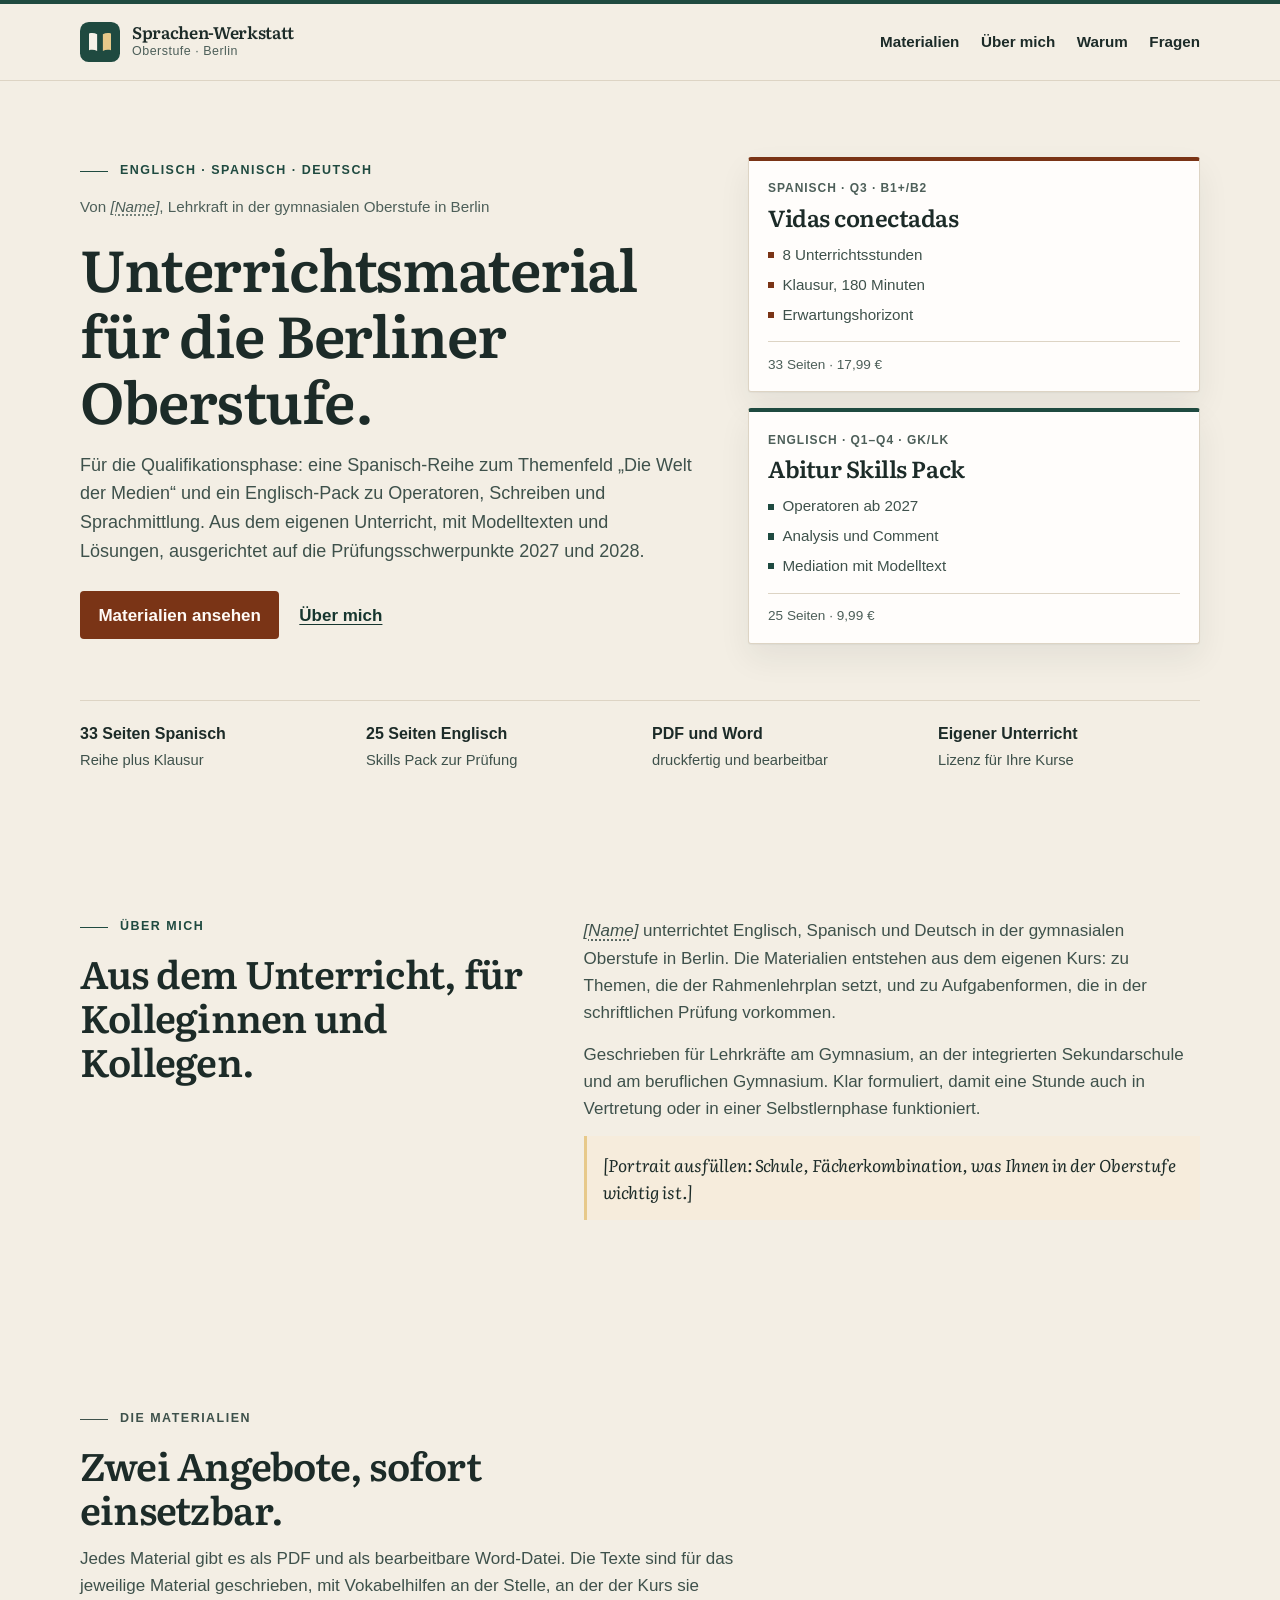
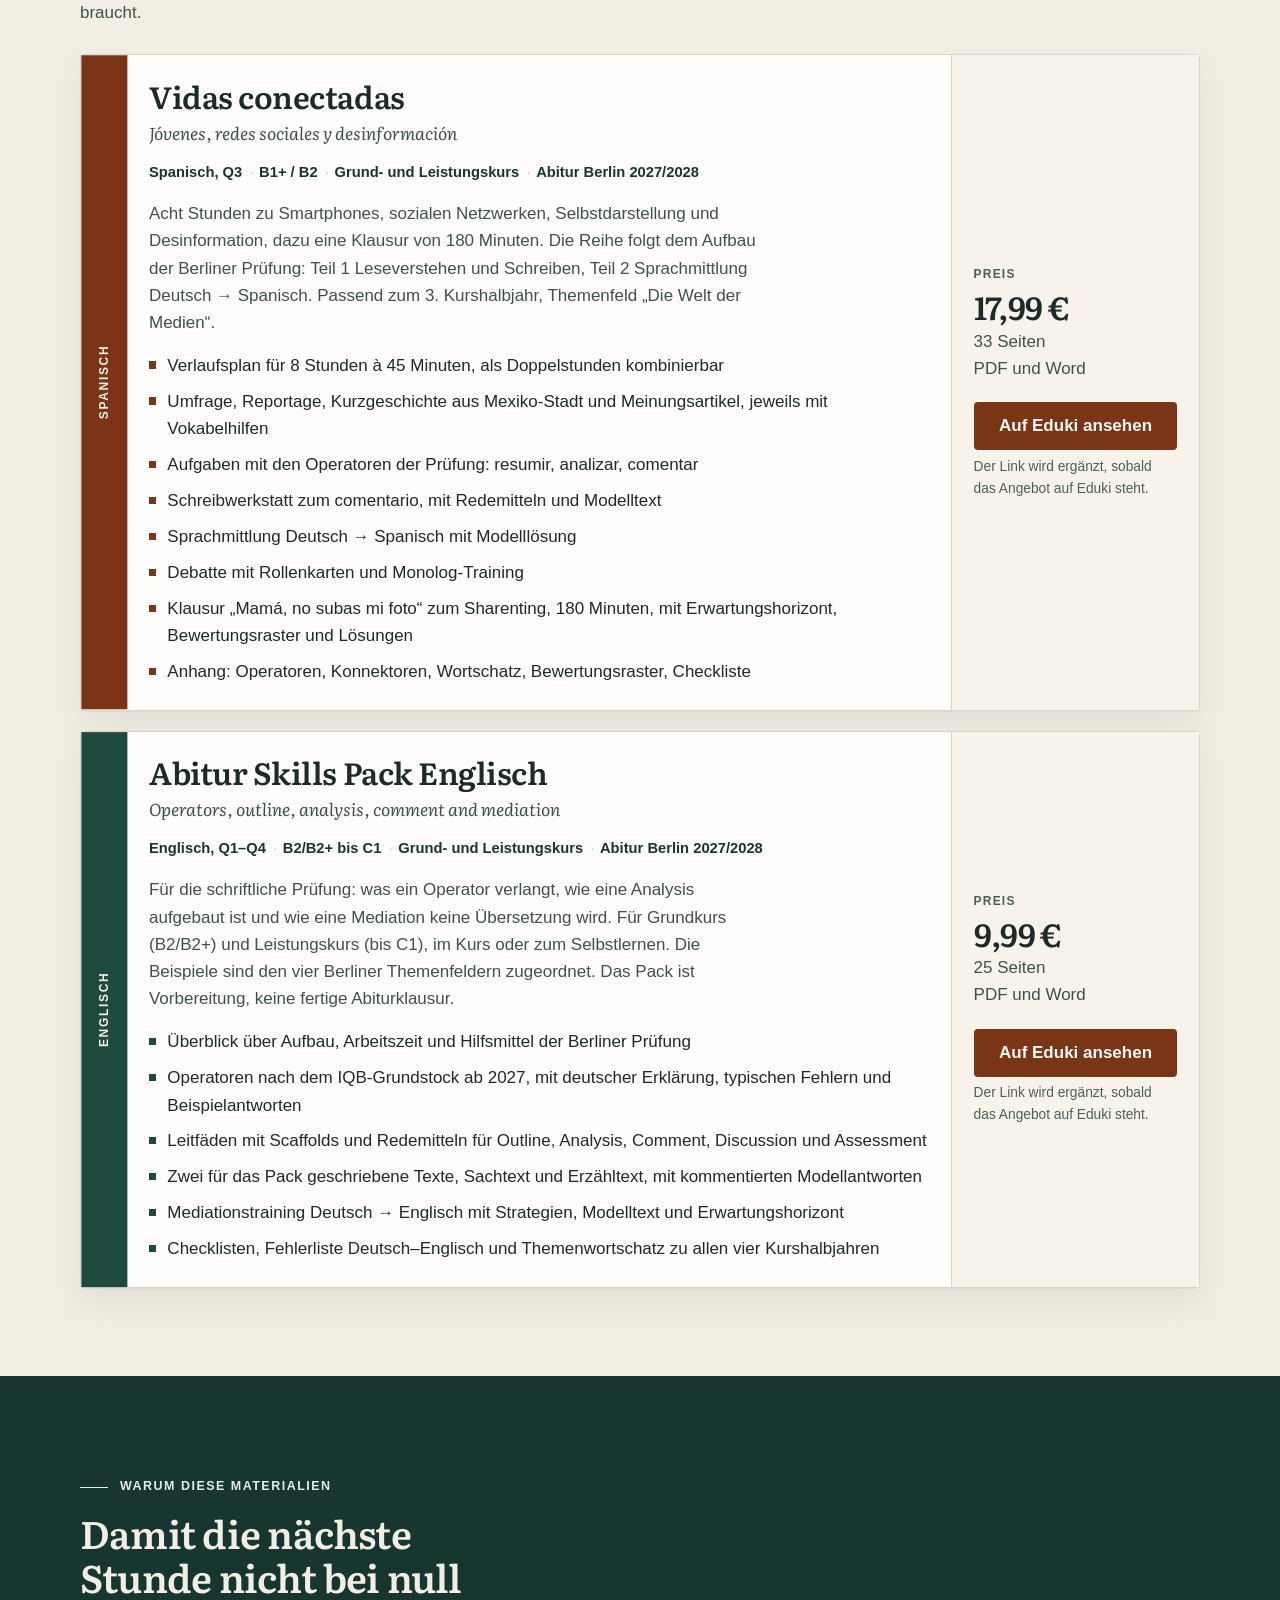
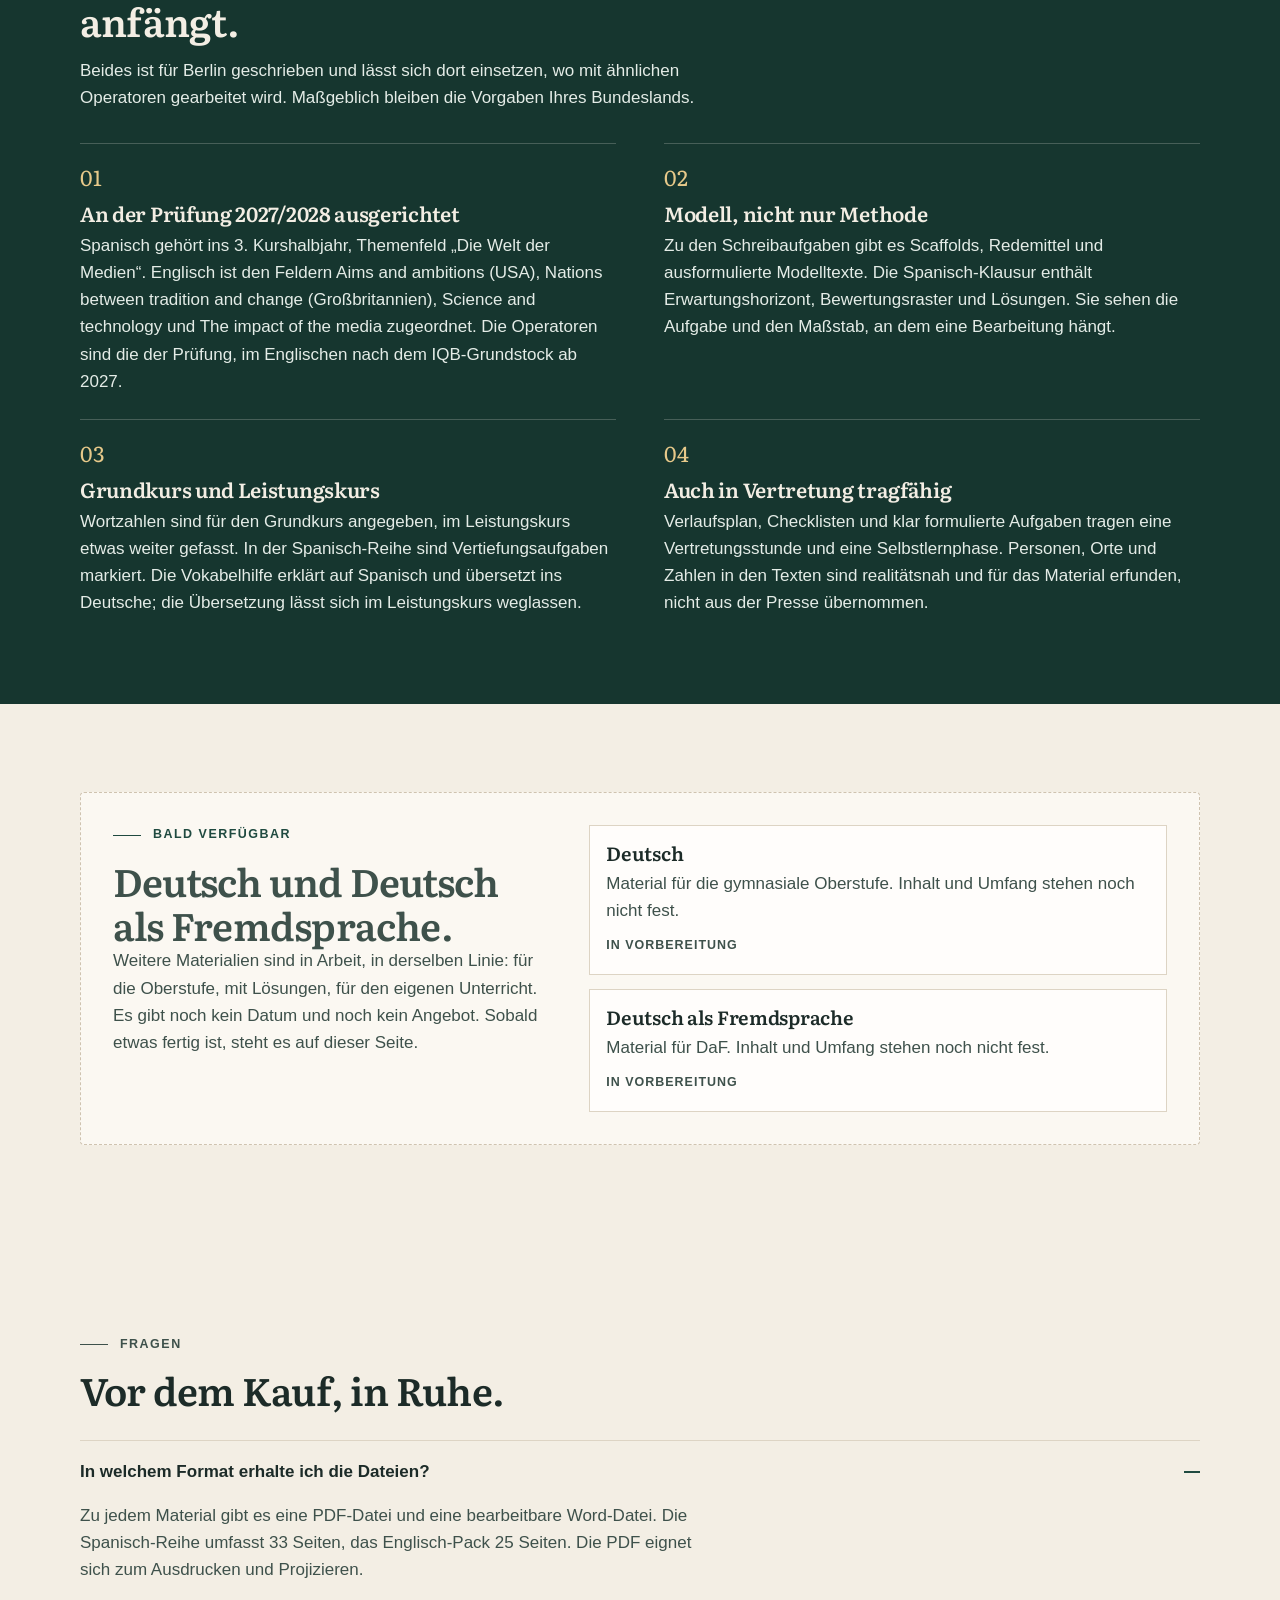
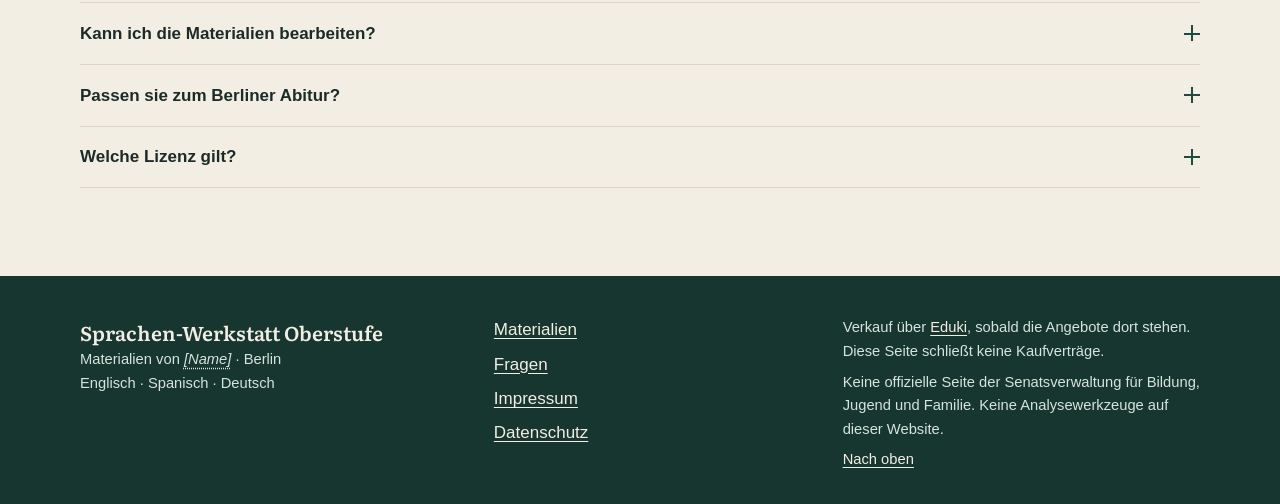
<file: index.html>
<!DOCTYPE html>
<html lang="de">
<head>
  <meta charset="utf-8">
  <meta name="viewport" content="width=device-width, initial-scale=1">
  <meta name="description" content="Unterrichtsmaterial für die Berliner Oberstufe: die Spanisch-Reihe „Vidas conectadas“ (33 Seiten) und das Englisch-Abitur-Skills-Pack (25 Seiten), ausgerichtet auf 2027/2028.">
  <meta name="author" content="Sprachen-Werkstatt Oberstufe">
  <meta name="theme-color" content="#1f4a40">
  <meta name="referrer" content="strict-origin-when-cross-origin">
  <meta http-equiv="Content-Security-Policy" content="default-src 'self'; style-src 'self'; script-src 'self'; img-src 'self'; font-src 'self'; object-src 'none'; base-uri 'none'; form-action 'none'">
  <title>Sprachen-Werkstatt Oberstufe | Materialien für das Berliner Abitur</title>
  <link rel="canonical" href="https://claudioscanziani.github.io/eduki-materialien/">
  <meta property="og:locale" content="de_DE">
  <meta property="og:type" content="website">
  <meta property="og:site_name" content="Sprachen-Werkstatt Oberstufe">
  <meta property="og:title" content="Sprachen-Werkstatt Oberstufe – Materialien für das Berliner Abitur">
  <meta property="og:description" content="Unterrichtsreihe Spanisch und Abitur-Skills-Pack Englisch für die Oberstufe. Ausgerichtet auf die Berliner Prüfungsschwerpunkte 2027/2028, mit Modelltexten und Lösungen.">
  <meta property="og:url" content="https://claudioscanziani.github.io/eduki-materialien/">
  <meta property="og:image" content="https://claudioscanziani.github.io/eduki-materialien/og-image.png">
  <meta property="og:image:width" content="1200">
  <meta property="og:image:height" content="630">
  <meta property="og:image:alt" content="Sprachen-Werkstatt Oberstufe: Unterrichtsmaterial für Englisch, Spanisch und Deutsch in Berlin.">
  <meta name="twitter:card" content="summary_large_image">
  <meta name="twitter:title" content="Sprachen-Werkstatt Oberstufe – Materialien für das Berliner Abitur">
  <meta name="twitter:description" content="Spanisch-Reihe und Englisch-Skills-Pack für die Qualifikationsphase, mit Lösungen und am Berliner Abitur 2027/2028 ausgerichtet.">
  <meta name="twitter:image" content="https://claudioscanziani.github.io/eduki-materialien/og-image.png">
  <link rel="icon" href="favicon.svg" type="image/svg+xml">
  <link rel="icon" href="favicon-32.png" sizes="32x32" type="image/png">
  <link rel="apple-touch-icon" href="apple-touch-icon.png">
  <link rel="preload" href="fonts/literata-600.woff2" as="font" type="font/woff2" crossorigin>
  <link rel="stylesheet" href="styles.css">
  <script type="application/ld+json">
  {
    "@context": "https://schema.org",
    "@type": "WebSite",
    "name": "Sprachen-Werkstatt Oberstufe",
    "url": "https://claudioscanziani.github.io/eduki-materialien/",
    "inLanguage": "de-DE",
    "description": "Unterrichtsmaterial für Englisch, Spanisch und Deutsch in der gymnasialen Oberstufe, ausgerichtet auf das Berliner Abitur."
  }
  </script>
</head>
<body>
  <a class="skip" href="#inhalt">Zum Inhalt</a>
  <header class="site-header" id="top">
    <div class="wrap header-inner">
      <a class="brand" href="index.html">
        <svg class="brand-mark" viewBox="0 0 32 32" aria-hidden="true">
          <rect width="32" height="32" rx="7" fill="#1F4A40"/>
          <path fill="#F6F1E7" d="M7.2 9.1c2.4-.7 4.6-.4 6.5.6v13.4c-1.9-1-4.1-1.3-6.5-.6V9.1z"/>
          <path fill="#E7C98A" d="M18.3 9.7c1.9-1 4.1-1.3 6.5-.6v13.4c-2.4-.7-4.6-.4-6.5.6V9.7z"/>
          <path fill="#1F4A40" d="M15.2 9.2h1.6v14.2h-1.6z"/>
        </svg>
        <span>
          <span class="brand-name">Sprachen-Werkstatt</span>
          <span class="brand-sub">Oberstufe · Berlin</span>
        </span>
      </a>
      <button class="nav-toggle" type="button" aria-expanded="false" aria-controls="site-nav" hidden>Menü</button>
      <nav id="site-nav" class="site-nav" aria-label="Hauptnavigation">
        <a href="#materialien">Materialien</a>
        <a href="#ueber-mich">Über mich</a>
        <a href="#warum">Warum</a>
        <a href="#faq">Fragen</a>
      </nav>
    </div>
  </header>

  <main id="inhalt">
    <section class="hero" aria-labelledby="hero-title">
      <div class="wrap">
        <div class="hero-grid">
          <div>
            <p class="kicker">Englisch · Spanisch · Deutsch</p>
            <p class="byline">Von <span class="todo">[Name]</span>, Lehrkraft in der gymnasialen Oberstufe in Berlin</p>
            <h1 id="hero-title">Unterrichts&shy;material für die Berliner Oberstufe.</h1>
            <p class="lede">Für die Qualifikationsphase: eine Spanisch-Reihe zum Themenfeld „Die Welt der Medien“ und ein Englisch-Pack zu Operatoren, Schreiben und Sprachmittlung. Aus dem eigenen Unterricht, mit Modelltexten und Lösungen, ausgerichtet auf die Prüfungsschwerpunkte 2027 und 2028.</p>
            <div class="actions">
              <a class="button" href="#materialien">Materialien ansehen</a>
              <a class="text-link" href="#ueber-mich">Über mich</a>
            </div>
          </div>
          <div class="hero-stack" aria-hidden="true">
            <article class="sheet sheet-es">
              <p class="sheet-kicker">Spanisch · Q3 · B1+/B2</p>
              <p class="sheet-title" lang="es">Vidas conectadas</p>
              <ul>
                <li>8 Unterrichtsstunden</li>
                <li>Klausur, 180 Minuten</li>
                <li>Erwartungshorizont</li>
              </ul>
              <p class="sheet-foot">33 Seiten · 17,99&nbsp;€</p>
            </article>
            <article class="sheet sheet-en">
              <p class="sheet-kicker">Englisch · Q1–Q4 · GK/LK</p>
              <p class="sheet-title">Abitur Skills Pack</p>
              <ul>
                <li>Operatoren ab 2027</li>
                <li>Analysis und Comment</li>
                <li>Mediation mit Modelltext</li>
              </ul>
              <p class="sheet-foot">25 Seiten · 9,99&nbsp;€</p>
            </article>
          </div>
        </div>
        <ul class="facts">
          <li><strong>33 Seiten Spanisch</strong><span>Reihe plus Klausur</span></li>
          <li><strong>25 Seiten Englisch</strong><span>Skills Pack zur Prüfung</span></li>
          <li><strong>PDF und Word</strong><span>druckfertig und bearbeitbar</span></li>
          <li><strong>Eigener Unterricht</strong><span>Lizenz für Ihre Kurse</span></li>
        </ul>
      </div>
    </section>

    <section class="section" id="ueber-mich" aria-labelledby="ueber-title">
      <div class="wrap about-grid">
        <div>
          <p class="kicker">Über mich</p>
          <h2 id="ueber-title">Aus dem Unterricht, für Kolleginnen und Kollegen.</h2>
        </div>
        <div class="about-copy">
          <p><span class="todo">[Name]</span> unterrichtet Englisch, Spanisch und Deutsch in der gymnasialen Oberstufe in Berlin. Die Materialien entstehen aus dem eigenen Kurs: zu Themen, die der Rahmenlehrplan setzt, und zu Aufgabenformen, die in der schriftlichen Prüfung vorkommen.</p>
          <p>Geschrieben für Lehrkräfte am Gymnasium, an der integrierten Sekundarschule und am beruflichen Gymnasium. Klar formuliert, damit eine Stunde auch in Vertretung oder in einer Selbstlernphase funktioniert.</p>
          <p class="placeholder-note">[Portrait ausfüllen: Schule, Fächerkombination, was Ihnen in der Oberstufe wichtig ist.]</p>
        </div>
      </div>
    </section>

    <section class="section" id="materialien" aria-labelledby="materialien-title">
      <div class="wrap">
        <div class="section-head">
          <p class="kicker">Die Materialien</p>
          <h2 id="materialien-title">Zwei Angebote, sofort einsetzbar.</h2>
          <p>Jedes Material gibt es als PDF und als bearbeitbare Word-Datei. Die Texte sind für das jeweilige Material geschrieben, mit Vokabelhilfen an der Stelle, an der der Kurs sie braucht.</p>
        </div>

        <article class="product product-es" id="spanisch" aria-labelledby="spanisch-title">
          <div class="product-spine" aria-hidden="true">Spanisch</div>
          <div class="product-main">
            <h3 class="product-title" id="spanisch-title" lang="es">Vidas conectadas</h3>
            <p class="product-sub" lang="es">Jóvenes, redes sociales y desinformación</p>
            <p class="product-meta">
              <span>Spanisch, Q3</span>
              <span>B1+ / B2</span>
              <span>Grund- und Leistungskurs</span>
              <span>Abitur Berlin 2027/2028</span>
            </p>
            <div class="product-copy">
              <p>Acht Stunden zu Smartphones, sozialen Netzwerken, Selbstdarstellung und Desinformation, dazu eine Klausur von 180 Minuten. Die Reihe folgt dem Aufbau der Berliner Prüfung: Teil 1 Leseverstehen und Schreiben, Teil 2 Sprachmittlung Deutsch → Spanisch. Passend zum 3. Kurshalbjahr, Themenfeld „Die Welt der Medien“.</p>
            </div>
            <ul class="contents">
              <li>Verlaufsplan für 8 Stunden à 45 Minuten, als Doppelstunden kombinierbar</li>
              <li>Umfrage, Reportage, Kurzgeschichte aus Mexiko-Stadt und Meinungsartikel, jeweils mit Vokabelhilfen</li>
              <li>Aufgaben mit den Operatoren der Prüfung: resumir, analizar, comentar</li>
              <li>Schreibwerkstatt zum comentario, mit Redemitteln und Modelltext</li>
              <li>Sprachmittlung Deutsch → Spanisch mit Modelllösung</li>
              <li>Debatte mit Rollenkarten und Monolog-Training</li>
              <li>Klausur <span lang="es">„Mamá, no subas mi foto“</span> zum Sharenting, 180 Minuten, mit Erwartungshorizont, Bewertungsraster und Lösungen</li>
              <li>Anhang: Operatoren, Konnektoren, Wortschatz, Bewertungsraster, Checkliste</li>
            </ul>
          </div>
          <div class="product-buy">
            <p class="price-label">Preis</p>
            <p class="price-value">17,99&nbsp;€</p>
            <p class="page-count">33 Seiten<br>PDF und Word</p>
            <!-- TODO: Eduki-Produktlink einsetzen, sobald das Angebot online ist -->
            <a class="button" href="#" data-shop-placeholder aria-describedby="spanisch-shop-hinweis">Auf Eduki ansehen</a>
            <p class="link-note" id="spanisch-shop-hinweis">Der Link wird ergänzt, sobald das Angebot auf Eduki steht.</p>
          </div>
        </article>

        <article class="product product-en" id="englisch" aria-labelledby="englisch-title">
          <div class="product-spine" aria-hidden="true">Englisch</div>
          <div class="product-main">
            <h3 class="product-title" id="englisch-title">Abitur Skills Pack Englisch</h3>
            <p class="product-sub" lang="en">Operators, outline, analysis, comment and mediation</p>
            <p class="product-meta">
              <span>Englisch, Q1–Q4</span>
              <span>B2/B2+ bis C1</span>
              <span>Grund- und Leistungskurs</span>
              <span>Abitur Berlin 2027/2028</span>
            </p>
            <div class="product-copy">
              <p>Für die schriftliche Prüfung: was ein Operator verlangt, wie eine Analysis aufgebaut ist und wie eine Mediation keine Übersetzung wird. Für Grundkurs (B2/B2+) und Leistungskurs (bis C1), im Kurs oder zum Selbstlernen. Die Beispiele sind den vier Berliner Themenfeldern zugeordnet. Das Pack ist Vorbereitung, keine fertige Abiturklausur.</p>
            </div>
            <ul class="contents">
              <li>Überblick über Aufbau, Arbeitszeit und Hilfsmittel der Berliner Prüfung</li>
              <li>Operatoren nach dem IQB-Grundstock ab 2027, mit deutscher Erklärung, typischen Fehlern und Beispielantworten</li>
              <li>Leitfäden mit Scaffolds und Redemitteln für Outline, Analysis, Comment, Discussion und Assessment</li>
              <li>Zwei für das Pack geschriebene Texte, Sachtext und Erzähltext, mit kommentierten Modellantworten</li>
              <li>Mediationstraining Deutsch → Englisch mit Strategien, Modelltext und Erwartungshorizont</li>
              <li>Checklisten, Fehlerliste Deutsch–Englisch und Themenwortschatz zu allen vier Kurshalbjahren</li>
            </ul>
          </div>
          <div class="product-buy">
            <p class="price-label">Preis</p>
            <p class="price-value">9,99&nbsp;€</p>
            <p class="page-count">25 Seiten<br>PDF und Word</p>
            <!-- TODO: Eduki-Produktlink einsetzen, sobald das Angebot online ist -->
            <a class="button" href="#" data-shop-placeholder aria-describedby="englisch-shop-hinweis">Auf Eduki ansehen</a>
            <p class="link-note" id="englisch-shop-hinweis">Der Link wird ergänzt, sobald das Angebot auf Eduki steht.</p>
          </div>
        </article>
      </div>
    </section>

    <section class="section band" id="warum" aria-labelledby="warum-title">
      <div class="wrap">
        <div class="section-head">
          <p class="kicker">Warum diese Materialien</p>
          <h2 id="warum-title">Damit die nächste Stunde nicht bei null anfängt.</h2>
          <p>Beides ist für Berlin geschrieben und lässt sich dort einsetzen, wo mit ähnlichen Operatoren gearbeitet wird. Maßgeblich bleiben die Vorgaben Ihres Bundeslands.</p>
        </div>
        <ol class="reasons">
          <li class="reason">
            <span class="reason-index">01</span>
            <h3>An der Prüfung 2027/2028 ausgerichtet</h3>
            <p>Spanisch gehört ins 3. Kurshalbjahr, Themenfeld „Die Welt der Medien“. Englisch ist den Feldern Aims and ambitions (USA), Nations between tradition and change (Großbritannien), Science and technology und The impact of the media zugeordnet. Die Operatoren sind die der Prüfung, im Englischen nach dem IQB-Grundstock ab 2027.</p>
          </li>
          <li class="reason">
            <span class="reason-index">02</span>
            <h3>Modell, nicht nur Methode</h3>
            <p>Zu den Schreibaufgaben gibt es Scaffolds, Redemittel und ausformulierte Modelltexte. Die Spanisch-Klausur enthält Erwartungshorizont, Bewertungsraster und Lösungen. Sie sehen die Aufgabe und den Maßstab, an dem eine Bearbeitung hängt.</p>
          </li>
          <li class="reason">
            <span class="reason-index">03</span>
            <h3>Grundkurs und Leistungskurs</h3>
            <p>Wortzahlen sind für den Grundkurs angegeben, im Leistungskurs etwas weiter gefasst. In der Spanisch-Reihe sind Vertiefungsaufgaben markiert. Die Vokabelhilfe erklärt auf Spanisch und übersetzt ins Deutsche; die Übersetzung lässt sich im Leistungskurs weglassen.</p>
          </li>
          <li class="reason">
            <span class="reason-index">04</span>
            <h3>Auch in Vertretung tragfähig</h3>
            <p>Verlaufsplan, Checklisten und klar formulierte Aufgaben tragen eine Vertretungsstunde und eine Selbstlernphase. Personen, Orte und Zahlen in den Texten sind realitätsnah und für das Material erfunden, nicht aus der Presse übernommen.</p>
          </li>
        </ol>
      </div>
    </section>

    <section class="section" id="bald" aria-labelledby="bald-title">
      <div class="wrap">
        <div class="teaser">
          <div class="teaser-grid">
            <div class="teaser-intro">
              <p class="kicker">Bald verfügbar</p>
              <h2 id="bald-title">Deutsch und Deutsch als Fremdsprache.</h2>
              <p>Weitere Materialien sind in Arbeit, in derselben Linie: für die Oberstufe, mit Lösungen, für den eigenen Unterricht. Es gibt noch kein Datum und noch kein Angebot. Sobald etwas fertig ist, steht es auf dieser Seite.</p>
            </div>
            <ul class="teaser-list">
              <li class="teaser-card">
                <h3>Deutsch</h3>
                <p>Material für die gymnasiale Oberstufe. Inhalt und Umfang stehen noch nicht fest.</p>
                <p class="status">In Vorbereitung</p>
              </li>
              <li class="teaser-card">
                <h3>Deutsch als Fremdsprache</h3>
                <p>Material für DaF. Inhalt und Umfang stehen noch nicht fest.</p>
                <p class="status">In Vorbereitung</p>
              </li>
            </ul>
          </div>
        </div>
      </div>
    </section>

    <section class="section" id="faq" aria-labelledby="faq-title">
      <div class="wrap">
        <div class="section-head">
          <p class="kicker">Fragen</p>
          <h2 id="faq-title">Vor dem Kauf, in Ruhe.</h2>
        </div>
        <div class="faq-list">
          <details open>
            <summary>
              In welchem Format erhalte ich die Dateien?
              <span class="faq-icon" aria-hidden="true"></span>
            </summary>
            <p>Zu jedem Material gibt es eine PDF-Datei und eine bearbeitbare Word-Datei. Die Spanisch-Reihe umfasst 33 Seiten, das Englisch-Pack 25 Seiten. Die PDF eignet sich zum Ausdrucken und Projizieren.</p>
          </details>
          <details>
            <summary>
              Kann ich die Materialien bearbeiten?
              <span class="faq-icon" aria-hidden="true"></span>
            </summary>
            <p>Ja. In der Word-Datei können Sie Aufgaben kürzen, Hinweise ergänzen oder ein Schul-Logo setzen. Im Spanisch-Material erklärt die Vokabelhilfe den Ausdruck auf Spanisch und nennt die deutsche Übersetzung. Für den Leistungskurs können Sie die Übersetzung weglassen; die Aufgaben bleiben ohne sie nutzbar.</p>
          </details>
          <details>
            <summary>
              Passen sie zum Berliner Abitur?
              <span class="faq-icon" aria-hidden="true"></span>
            </summary>
            <p>Ja, zu den Prüfungsschwerpunkten 2027 und 2028. Spanisch: Rahmenlehrplan, 3. Kurshalbjahr „Eine Welt – globale Fragen“, Themenfeld „Die Welt der Medien“. Die Aufgaben folgen Teil 1 (Leseverstehen und Schreiben) und Teil 2 (Sprachmittlung Deutsch → Spanisch). Die Klausur ist auf 180 Minuten angelegt und enthält einen Erwartungshorizont. Englisch: Operatoren nach dem IQB-Grundstock ab dem Prüfungsjahr 2027. Die Beispiele tragen die vier Themenfelder der Kurshalbjahre Q1 bis Q4. Die Methodenteile bleiben nutzbar, wenn sich später nur die Themen ändern. In anderen Bundesländern, besonders dort, wo der IQB-Pool gilt, lässt sich viel übernehmen. Bitte gegen die aktuellen Vorgaben Ihres Landes prüfen. Verbindlich ist die Veröffentlichung der Senatsverwaltung, nicht diese Seite.</p>
          </details>
          <details>
            <summary>
              Welche Lizenz gilt?
              <span class="faq-icon" aria-hidden="true"></span>
            </summary>
            <p>Die Dateien sind für den eigenen Unterrichtsgebrauch bestimmt. Sie dürfen sie in Ihren Kursen einsetzen und für Ihre Schülerinnen und Schüler kopieren. Nicht enthalten sind die Weitergabe der Datei an andere Lehrkräfte oder Schulen, das öffentliche Einstellen und der Weiterverkauf. Sobald das Angebot auf Eduki steht, gilt der Lizenztext dort.</p>
          </details>
        </div>
      </div>
    </section>
  </main>

  <footer class="site-footer">
    <div class="wrap footer-grid">
      <div>
        <p class="footer-brand">Sprachen-Werkstatt Oberstufe</p>
        <p class="footer-meta">Materialien von <span class="todo">[Name]</span> · Berlin<br>Englisch · Spanisch · Deutsch</p>
      </div>
      <nav class="footer-nav" aria-label="Fußnavigation">
        <a href="#materialien">Materialien</a>
        <a href="#faq">Fragen</a>
        <a href="impressum.html">Impressum</a>
        <a href="datenschutz.html">Datenschutz</a>
      </nav>
      <div class="footer-meta">
        <p>Verkauf über <a href="https://eduki.com" rel="noopener noreferrer">Eduki</a>, sobald die Angebote dort stehen. Diese Seite schließt keine Kaufverträge.</p>
        <p>Keine offizielle Seite der Senatsverwaltung für Bildung, Jugend und Familie. Keine Analysewerkzeuge auf dieser Website.</p>
        <p><a href="#top">Nach oben</a></p>
      </div>
    </div>
  </footer>
  <script src="script.js" defer></script>
</body>
</html>
</file>
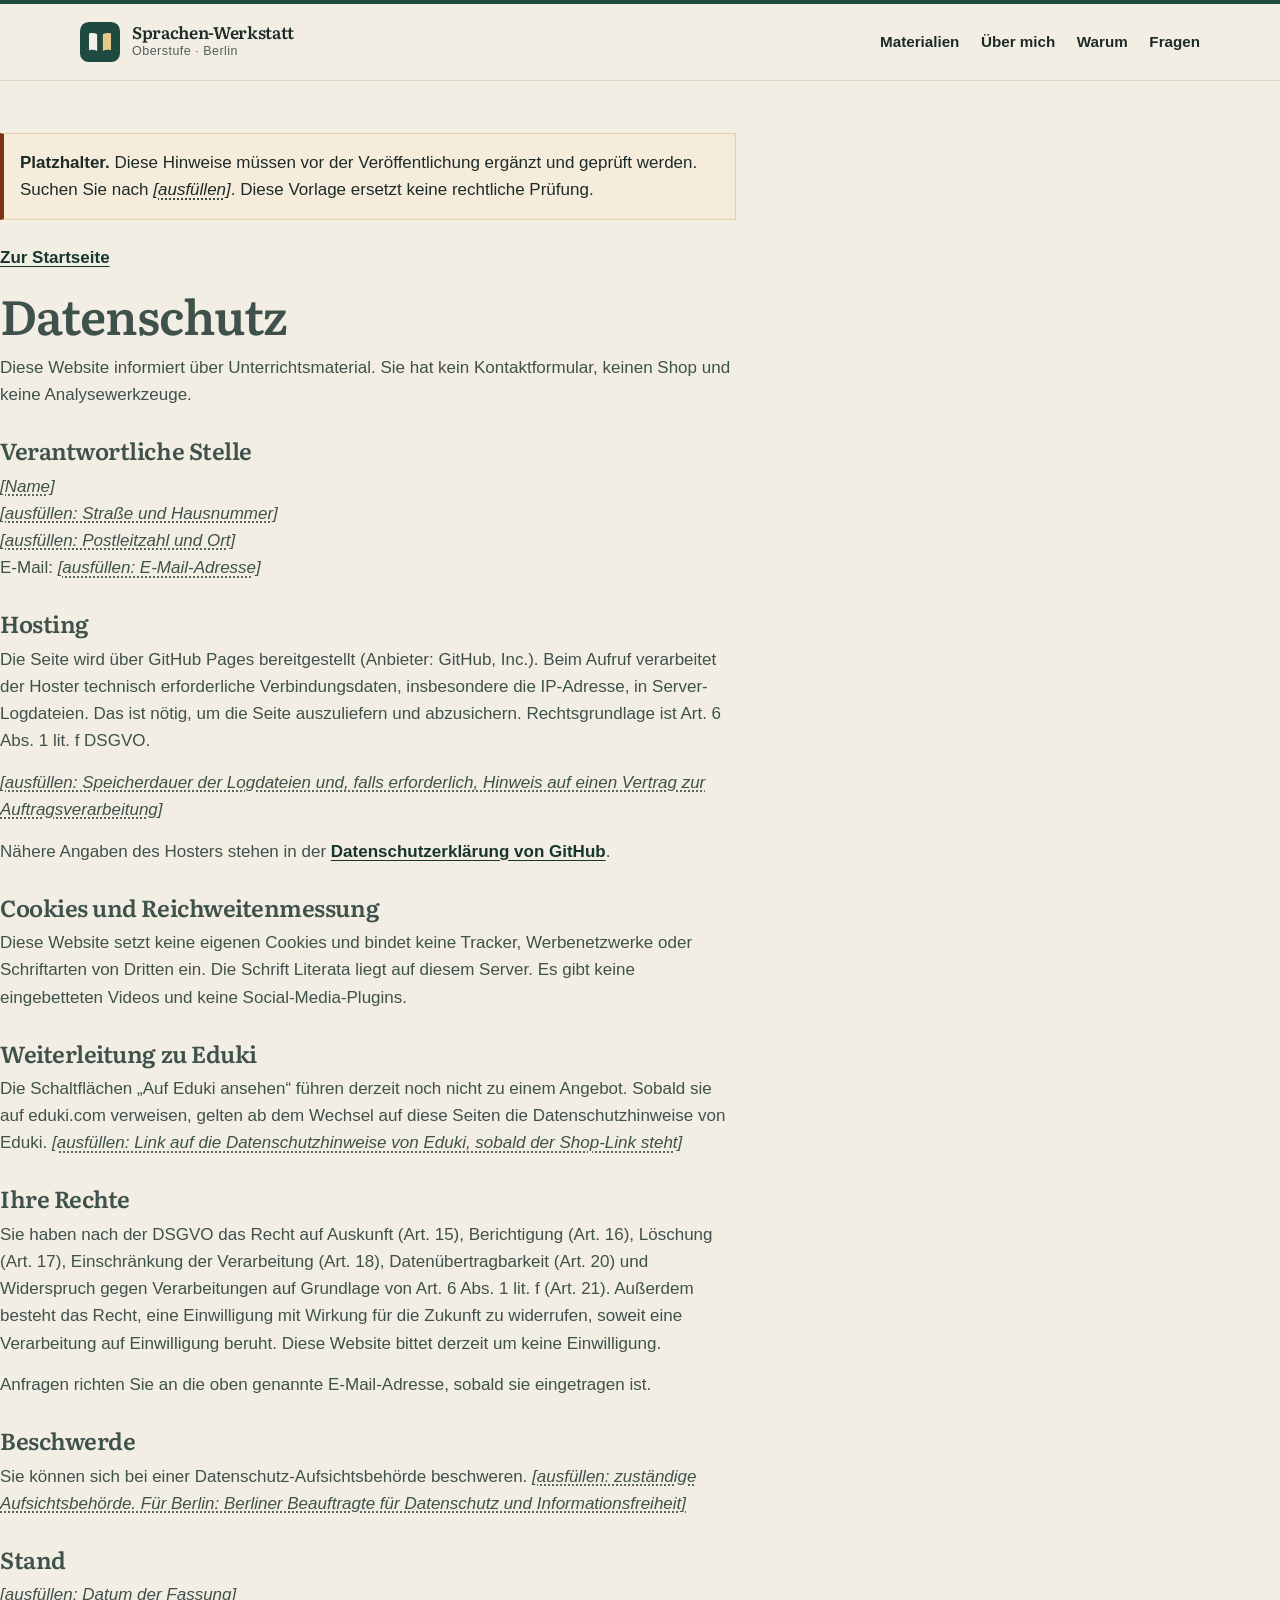
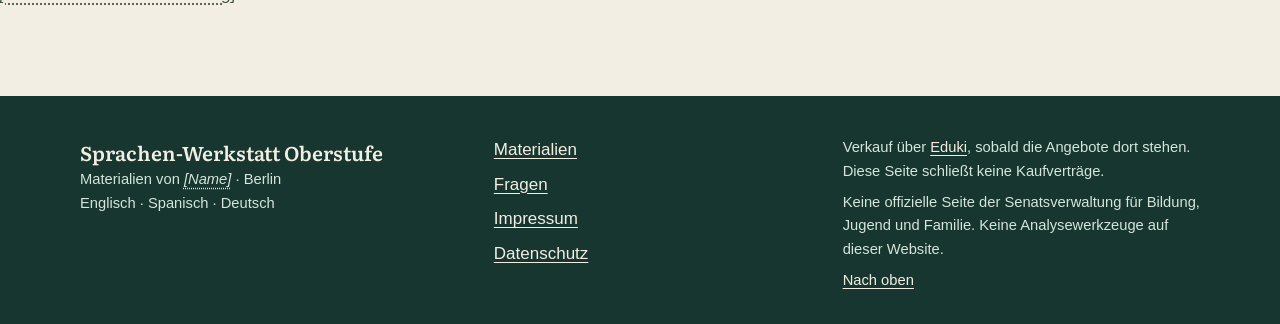
<file: datenschutz.html>
<!DOCTYPE html>
<html lang="de">
<head>
  <meta charset="utf-8">
  <meta name="viewport" content="width=device-width, initial-scale=1">
  <meta name="description" content="Datenschutzhinweise der Sprachen-Werkstatt Oberstufe. Platzhalter, vor der Veröffentlichung ausfüllen.">
  <meta name="theme-color" content="#1f4a40">
  <meta name="referrer" content="strict-origin-when-cross-origin">
  <meta http-equiv="Content-Security-Policy" content="default-src 'self'; style-src 'self'; script-src 'self'; img-src 'self'; font-src 'self'; object-src 'none'; base-uri 'none'; form-action 'none'">
  <title>Datenschutz | Sprachen-Werkstatt Oberstufe</title>
  <link rel="icon" href="favicon.svg" type="image/svg+xml">
  <link rel="icon" href="favicon-32.png" sizes="32x32" type="image/png">
  <link rel="apple-touch-icon" href="apple-touch-icon.png">
  <link rel="stylesheet" href="styles.css">
</head>
<body>
  <a class="skip" href="#inhalt">Zum Inhalt</a>
  <header class="site-header" id="top">
    <div class="wrap header-inner">
      <a class="brand" href="index.html">
        <svg class="brand-mark" viewBox="0 0 32 32" aria-hidden="true">
          <rect width="32" height="32" rx="7" fill="#1F4A40"/>
          <path fill="#F6F1E7" d="M7.2 9.1c2.4-.7 4.6-.4 6.5.6v13.4c-1.9-1-4.1-1.3-6.5-.6V9.1z"/>
          <path fill="#E7C98A" d="M18.3 9.7c1.9-1 4.1-1.3 6.5-.6v13.4c-2.4-.7-4.6-.4-6.5.6V9.7z"/>
          <path fill="#1F4A40" d="M15.2 9.2h1.6v14.2h-1.6z"/>
        </svg>
        <span>
          <span class="brand-name">Sprachen-Werkstatt</span>
          <span class="brand-sub">Oberstufe · Berlin</span>
        </span>
      </a>
      <button class="nav-toggle" type="button" aria-expanded="false" aria-controls="site-nav" hidden>Menü</button>
      <nav id="site-nav" class="site-nav" aria-label="Hauptnavigation">
        <a href="index.html#materialien">Materialien</a>
        <a href="index.html#ueber-mich">Über mich</a>
        <a href="index.html#warum">Warum</a>
        <a href="index.html#faq">Fragen</a>
      </nav>
    </div>
  </header>

  <main id="inhalt" class="section legal">
    <div class="legal-wrap legal-body">
      <p class="notice" role="note"><strong>Platzhalter.</strong> Diese Hinweise müssen vor der Veröffentlichung ergänzt und geprüft werden. Suchen Sie nach <span class="todo">[ausfüllen]</span>. Diese Vorlage ersetzt keine rechtliche Prüfung.</p>
      <a class="back-link" href="index.html">Zur Startseite</a>
      <h1>Datenschutz</h1>
      <p>Diese Website informiert über Unterrichtsmaterial. Sie hat kein Kontaktformular, keinen Shop und keine Analysewerkzeuge.</p>

      <h2>Verantwortliche Stelle</h2>
      <p>
        <span class="todo">[Name]</span><br>
        <span class="todo">[ausfüllen: Straße und Hausnummer]</span><br>
        <span class="todo">[ausfüllen: Postleitzahl und Ort]</span><br>
        E-Mail: <span class="todo">[ausfüllen: E-Mail-Adresse]</span>
      </p>

      <h2>Hosting</h2>
      <p>Die Seite wird über GitHub Pages bereitgestellt (Anbieter: GitHub, Inc.). Beim Aufruf verarbeitet der Hoster technisch erforderliche Verbindungsdaten, insbesondere die IP-Adresse, in Server-Logdateien. Das ist nötig, um die Seite auszuliefern und abzusichern. Rechtsgrundlage ist Art. 6 Abs. 1 lit. f DSGVO.</p>
      <p><span class="todo">[ausfüllen: Speicherdauer der Logdateien und, falls erforderlich, Hinweis auf einen Vertrag zur Auftragsverarbeitung]</span></p>
      <p>Nähere Angaben des Hosters stehen in der <a href="https://docs.github.com/de/site-policy/privacy-policies/github-general-privacy-statement" rel="noopener noreferrer">Datenschutzerklärung von GitHub</a>.</p>

      <h2>Cookies und Reichweitenmessung</h2>
      <p>Diese Website setzt keine eigenen Cookies und bindet keine Tracker, Werbenetzwerke oder Schriftarten von Dritten ein. Die Schrift Literata liegt auf diesem Server. Es gibt keine eingebetteten Videos und keine Social-Media-Plugins.</p>

      <h2>Weiterleitung zu Eduki</h2>
      <p>Die Schaltflächen „Auf Eduki ansehen“ führen derzeit noch nicht zu einem Angebot. Sobald sie auf eduki.com verweisen, gelten ab dem Wechsel auf diese Seiten die Datenschutzhinweise von Eduki. <span class="todo">[ausfüllen: Link auf die Datenschutzhinweise von Eduki, sobald der Shop-Link steht]</span></p>

      <h2>Ihre Rechte</h2>
      <p>Sie haben nach der DSGVO das Recht auf Auskunft (Art. 15), Berichtigung (Art. 16), Löschung (Art. 17), Einschränkung der Verarbeitung (Art. 18), Datenübertragbarkeit (Art. 20) und Widerspruch gegen Verarbeitungen auf Grundlage von Art. 6 Abs. 1 lit. f (Art. 21). Außerdem besteht das Recht, eine Einwilligung mit Wirkung für die Zukunft zu widerrufen, soweit eine Verarbeitung auf Einwilligung beruht. Diese Website bittet derzeit um keine Einwilligung.</p>
      <p>Anfragen richten Sie an die oben genannte E-Mail-Adresse, sobald sie eingetragen ist.</p>

      <h2>Beschwerde</h2>
      <p>Sie können sich bei einer Datenschutz-Aufsichtsbehörde beschweren. <span class="todo">[ausfüllen: zuständige Aufsichtsbehörde. Für Berlin: Berliner Beauftragte für Datenschutz und Informationsfreiheit]</span></p>

      <h2>Stand</h2>
      <p><span class="todo">[ausfüllen: Datum der Fassung]</span></p>
    </div>
  </main>

  <footer class="site-footer">
    <div class="wrap footer-grid">
      <div>
        <p class="footer-brand">Sprachen-Werkstatt Oberstufe</p>
        <p class="footer-meta">Materialien von <span class="todo">[Name]</span> · Berlin<br>Englisch · Spanisch · Deutsch</p>
      </div>
      <nav class="footer-nav" aria-label="Fußnavigation">
        <a href="index.html#materialien">Materialien</a>
        <a href="index.html#faq">Fragen</a>
        <a href="impressum.html">Impressum</a>
        <a href="datenschutz.html" aria-current="page">Datenschutz</a>
      </nav>
      <div class="footer-meta">
        <p>Verkauf über <a href="https://eduki.com" rel="noopener noreferrer">Eduki</a>, sobald die Angebote dort stehen. Diese Seite schließt keine Kaufverträge.</p>
        <p>Keine offizielle Seite der Senatsverwaltung für Bildung, Jugend und Familie. Keine Analysewerkzeuge auf dieser Website.</p>
        <p><a href="#top">Nach oben</a></p>
      </div>
    </div>
  </footer>
  <script src="script.js" defer></script>
</body>
</html>
</file>
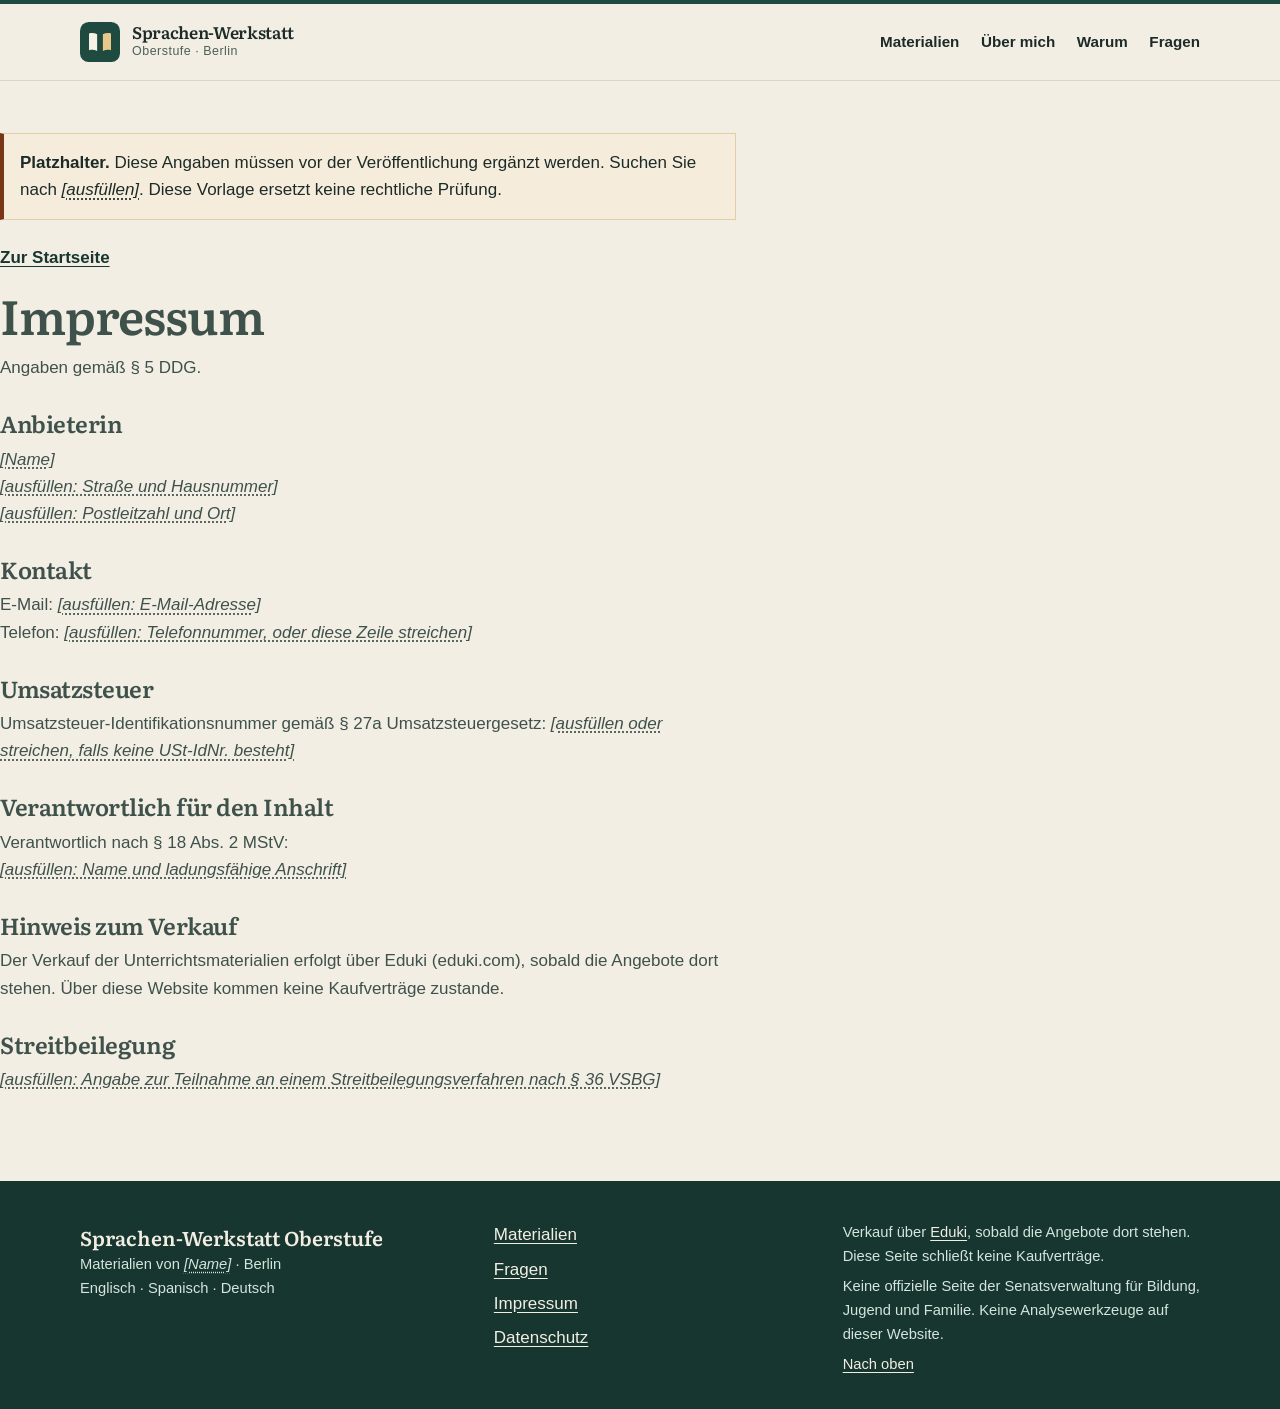
<file: impressum.html>
<!DOCTYPE html>
<html lang="de">
<head>
  <meta charset="utf-8">
  <meta name="viewport" content="width=device-width, initial-scale=1">
  <meta name="description" content="Impressum der Sprachen-Werkstatt Oberstufe. Platzhalter, vor der Veröffentlichung ausfüllen.">
  <meta name="theme-color" content="#1f4a40">
  <meta name="referrer" content="strict-origin-when-cross-origin">
  <meta http-equiv="Content-Security-Policy" content="default-src 'self'; style-src 'self'; script-src 'self'; img-src 'self'; font-src 'self'; object-src 'none'; base-uri 'none'; form-action 'none'">
  <title>Impressum | Sprachen-Werkstatt Oberstufe</title>
  <link rel="icon" href="favicon.svg" type="image/svg+xml">
  <link rel="icon" href="favicon-32.png" sizes="32x32" type="image/png">
  <link rel="apple-touch-icon" href="apple-touch-icon.png">
  <link rel="stylesheet" href="styles.css">
</head>
<body>
  <a class="skip" href="#inhalt">Zum Inhalt</a>
  <header class="site-header" id="top">
    <div class="wrap header-inner">
      <a class="brand" href="index.html">
        <svg class="brand-mark" viewBox="0 0 32 32" aria-hidden="true">
          <rect width="32" height="32" rx="7" fill="#1F4A40"/>
          <path fill="#F6F1E7" d="M7.2 9.1c2.4-.7 4.6-.4 6.5.6v13.4c-1.9-1-4.1-1.3-6.5-.6V9.1z"/>
          <path fill="#E7C98A" d="M18.3 9.7c1.9-1 4.1-1.3 6.5-.6v13.4c-2.4-.7-4.6-.4-6.5.6V9.7z"/>
          <path fill="#1F4A40" d="M15.2 9.2h1.6v14.2h-1.6z"/>
        </svg>
        <span>
          <span class="brand-name">Sprachen-Werkstatt</span>
          <span class="brand-sub">Oberstufe · Berlin</span>
        </span>
      </a>
      <button class="nav-toggle" type="button" aria-expanded="false" aria-controls="site-nav" hidden>Menü</button>
      <nav id="site-nav" class="site-nav" aria-label="Hauptnavigation">
        <a href="index.html#materialien">Materialien</a>
        <a href="index.html#ueber-mich">Über mich</a>
        <a href="index.html#warum">Warum</a>
        <a href="index.html#faq">Fragen</a>
      </nav>
    </div>
  </header>

  <main id="inhalt" class="section legal">
    <div class="legal-wrap legal-body">
      <p class="notice" role="note"><strong>Platzhalter.</strong> Diese Angaben müssen vor der Veröffentlichung ergänzt werden. Suchen Sie nach <span class="todo">[ausfüllen]</span>. Diese Vorlage ersetzt keine rechtliche Prüfung.</p>
      <a class="back-link" href="index.html">Zur Startseite</a>
      <h1>Impressum</h1>
      <p>Angaben gemäß § 5 DDG.</p>

      <h2>Anbieterin</h2>
      <p>
        <span class="todo">[Name]</span><br>
        <span class="todo">[ausfüllen: Straße und Hausnummer]</span><br>
        <span class="todo">[ausfüllen: Postleitzahl und Ort]</span>
      </p>

      <h2>Kontakt</h2>
      <p>
        E-Mail: <span class="todo">[ausfüllen: E-Mail-Adresse]</span><br>
        Telefon: <span class="todo">[ausfüllen: Telefonnummer, oder diese Zeile streichen]</span>
      </p>

      <h2>Umsatzsteuer</h2>
      <p>Umsatzsteuer-Identifikationsnummer gemäß § 27a Umsatzsteuergesetz: <span class="todo">[ausfüllen oder streichen, falls keine USt-IdNr. besteht]</span></p>

      <h2>Verantwortlich für den Inhalt</h2>
      <p>Verantwortlich nach § 18 Abs. 2 MStV:<br>
        <span class="todo">[ausfüllen: Name und ladungsfähige Anschrift]</span>
      </p>

      <h2>Hinweis zum Verkauf</h2>
      <p>Der Verkauf der Unterrichtsmaterialien erfolgt über Eduki (eduki.com), sobald die Angebote dort stehen. Über diese Website kommen keine Kaufverträge zustande.</p>

      <h2>Streitbeilegung</h2>
      <p><span class="todo">[ausfüllen: Angabe zur Teilnahme an einem Streitbeilegungsverfahren nach § 36 VSBG]</span></p>
    </div>
  </main>

  <footer class="site-footer">
    <div class="wrap footer-grid">
      <div>
        <p class="footer-brand">Sprachen-Werkstatt Oberstufe</p>
        <p class="footer-meta">Materialien von <span class="todo">[Name]</span> · Berlin<br>Englisch · Spanisch · Deutsch</p>
      </div>
      <nav class="footer-nav" aria-label="Fußnavigation">
        <a href="index.html#materialien">Materialien</a>
        <a href="index.html#faq">Fragen</a>
        <a href="impressum.html" aria-current="page">Impressum</a>
        <a href="datenschutz.html">Datenschutz</a>
      </nav>
      <div class="footer-meta">
        <p>Verkauf über <a href="https://eduki.com" rel="noopener noreferrer">Eduki</a>, sobald die Angebote dort stehen. Diese Seite schließt keine Kaufverträge.</p>
        <p>Keine offizielle Seite der Senatsverwaltung für Bildung, Jugend und Familie. Keine Analysewerkzeuge auf dieser Website.</p>
        <p><a href="#top">Nach oben</a></p>
      </div>
    </div>
  </footer>
  <script src="script.js" defer></script>
</body>
</html>
</file>
<file: styles.css>
/* Literata, Copyright 2017 The Literata Project Authors, SIL OFL 1.1. See fonts/OFL.txt. */

@font-face {
  font-family: Literata;
  font-style: normal;
  font-weight: 400;
  font-display: swap;
  src: url("fonts/literata-400.woff2") format("woff2");
}

@font-face {
  font-family: Literata;
  font-style: italic;
  font-weight: 400;
  font-display: swap;
  src: url("fonts/literata-400i.woff2") format("woff2");
}

@font-face {
  font-family: Literata;
  font-style: normal;
  font-weight: 600;
  font-display: swap;
  src: url("fonts/literata-600.woff2") format("woff2");
}

@font-face {
  font-family: Literata;
  font-style: normal;
  font-weight: 700;
  font-display: swap;
  src: url("fonts/literata-700.woff2") format("woff2");
}

:root {
  --paper: #f3eee4;
  --paper-2: #fbf8f2;
  --card: #fffdfb;
  --ink: #1c2b28;
  --ink-soft: #3e514b;
  --muted: #4d5f59;
  --line: #ddd4c4;
  --line-strong: #cfc3b0;
  --pine: #1f4a40;
  --pine-deep: #16362f;
  --clay: #7a3416;
  --clay-deep: #5e2812;
  --gold: #e7c98a;
  --sand: #f6ecdc;
  --serif: Literata, "Iowan Old Style", Palatino, "Palatino Linotype", Georgia, serif;
  --sans: Inter, "Segoe UI", "Helvetica Neue", Arial, sans-serif;
  --shadow: 0 1px 1px rgba(28, 43, 40, 0.04), 0 14px 32px rgba(28, 43, 40, 0.07);
  --header: 4.75rem;
  --focus: #7a3416;
}

*,
*::before,
*::after {
  box-sizing: border-box;
}

* {
  margin: 0;
}

html {
  scroll-behavior: smooth;
}

body {
  min-height: 100vh;
  background: var(--paper);
  color: var(--ink);
  font-family: var(--sans);
  font-size: 1.0625rem;
  line-height: 1.6;
  text-rendering: optimizeLegibility;
}

img,
svg {
  display: block;
  max-width: 100%;
}

button,
input,
textarea {
  font: inherit;
  color: inherit;
}

ul,
ol {
  padding: 0;
  list-style: none;
}

a {
  color: var(--pine-deep);
  text-underline-offset: 0.18em;
}

a:hover {
  color: var(--clay);
}

:focus {
  outline: none;
}

:focus-visible {
  outline: 3px solid var(--focus);
  outline-offset: 3px;
}

::selection {
  background: var(--pine);
  color: var(--paper);
}

.skip {
  position: absolute;
  left: 1rem;
  top: -4rem;
  z-index: 40;
  background: var(--pine);
  color: var(--paper);
  padding: 0.65rem 1rem;
  text-decoration: none;
}

.skip:focus {
  top: 0.75rem;
}

.wrap {
  width: min(1120px, calc(100% - 2.5rem));
  margin-inline: auto;
}

.kicker {
  display: flex;
  flex-wrap: wrap;
  align-items: center;
  gap: 0.75rem;
  max-width: 100%;
  margin-bottom: 0.85rem;
  color: var(--pine);
  font-size: 0.78rem;
  font-weight: 700;
  letter-spacing: 0.12em;
  text-transform: uppercase;
}

.kicker::before {
  content: "";
  width: 1.75rem;
  height: 1px;
  background: currentColor;
  flex: none;
}

h1,
h2,
h3,
.price-value,
.sheet-title {
  font-family: var(--serif);
  font-weight: 600;
  letter-spacing: -0.02em;
  line-height: 1.15;
  overflow-wrap: break-word;
}

h1 {
  font-size: clamp(1.75rem, 4.5vw, 3.7rem);
  max-width: 100%;
  hyphens: manual;
}

h2 {
  font-size: clamp(1.75rem, 3vw, 2.45rem);
  max-width: min(20ch, 100%);
  hyphens: manual;
}

h3 {
  font-size: 1.2rem;
  letter-spacing: -0.015em;
}

p,
li {
  overflow-wrap: break-word;
}

.lede {
  max-width: 42rem;
  margin-top: 1.15rem;
  color: var(--ink-soft);
  font-size: 1.125rem;
}

.todo {
  font-style: italic;
  text-decoration: underline dotted;
  text-underline-offset: 0.2em;
}

.site-header {
  position: sticky;
  top: 0;
  z-index: 20;
  background: rgba(243, 238, 228, 0.96);
  border-top: 4px solid var(--pine);
  border-bottom: 1px solid var(--line);
}

.header-inner {
  display: flex;
  align-items: center;
  justify-content: space-between;
  gap: 1rem;
  min-height: var(--header);
}

.brand {
  display: flex;
  align-items: center;
  gap: 0.75rem;
  color: var(--ink);
  text-decoration: none;
}

.brand:hover {
  color: var(--ink);
}

.brand-mark {
  width: 2.5rem;
  height: 2.5rem;
  flex: none;
}

.brand-name,
.brand-sub {
  display: block;
}

.brand-name {
  font-family: var(--serif);
  font-weight: 600;
  font-size: 1.05rem;
  letter-spacing: -0.02em;
  line-height: 1.15;
}

.brand-sub {
  color: var(--muted);
  font-size: 0.78rem;
  letter-spacing: 0.04em;
}

.nav-toggle {
  min-height: 2.75rem;
  padding: 0.4rem 0.85rem;
  border: 1px solid var(--line-strong);
  border-radius: 4px;
  background: var(--card);
  cursor: pointer;
}

.nav-toggle[hidden] {
  display: none;
}

.site-nav {
  display: flex;
  align-items: center;
  gap: 1.35rem;
}

.site-nav a {
  color: var(--ink);
  font-size: 0.95rem;
  font-weight: 600;
  text-decoration: none;
}

.site-nav a:hover,
.site-nav a[aria-current="page"] {
  color: var(--clay);
  text-decoration: underline;
  text-underline-offset: 0.25em;
}

.hero {
  padding: clamp(2.5rem, 6vw, 4.75rem) 0 clamp(2.25rem, 5vw, 3.5rem);
}

.hero-grid,
.about-grid,
.teaser-grid,
.reasons,
.product,
.product-main,
.teaser,
.footer-grid {
  min-width: 0;
}

.hero-grid > *,
.about-grid > *,
.teaser-grid > *,
.reasons > * {
  min-width: 0;
}

.hero-grid {
  display: grid;
  gap: 2.5rem;
  align-items: center;
}

.byline {
  margin-bottom: 0.9rem;
  color: var(--muted);
  font-size: 0.95rem;
}

.actions {
  display: flex;
  flex-wrap: wrap;
  align-items: center;
  gap: 1rem 1.25rem;
  margin-top: 1.6rem;
}

.button {
  display: inline-flex;
  align-items: center;
  justify-content: center;
  min-height: 2.75rem;
  padding: 0.65rem 1.15rem;
  border-radius: 4px;
  background: var(--clay);
  color: #fffaf6;
  font-weight: 700;
  text-align: center;
  text-decoration: none;
}

.button:hover {
  background: var(--clay-deep);
  color: #fffaf6;
}

.button:focus-visible {
  outline-color: var(--ink);
}

.text-link {
  font-weight: 700;
  color: var(--pine-deep);
}

.hero-stack {
  display: grid;
  gap: 1rem;
}

.sheet {
  padding: 1.15rem 1.2rem 1rem;
  background: var(--card);
  border: 1px solid var(--line);
  border-top: 4px solid var(--pine);
  border-radius: 3px;
  box-shadow: var(--shadow);
}

.sheet-es {
  border-top-color: var(--clay);
}

.sheet-kicker {
  color: var(--muted);
  font-size: 0.75rem;
  font-weight: 700;
  letter-spacing: 0.08em;
  text-transform: uppercase;
}

.sheet-title {
  margin: 0.35rem 0 0.75rem;
  font-size: 1.45rem;
}

.sheet ul {
  display: grid;
  gap: 0.35rem;
}

.sheet li {
  padding-left: 0.9rem;
  color: var(--ink-soft);
  font-size: 0.95rem;
  position: relative;
}

.sheet li::before {
  content: "";
  position: absolute;
  left: 0;
  top: 0.62em;
  width: 0.38rem;
  height: 0.38rem;
  background: var(--pine);
}

.sheet-es li::before {
  background: var(--clay);
}

.sheet-foot {
  margin-top: 0.9rem;
  padding-top: 0.7rem;
  border-top: 1px solid var(--line);
  color: var(--muted);
  font-size: 0.85rem;
}

.facts {
  display: grid;
  grid-template-columns: repeat(4, minmax(0, 1fr));
  gap: 1rem 1.5rem;
  margin-top: clamp(2.25rem, 5vw, 3.5rem);
  padding-top: 1.25rem;
  border-top: 1px solid var(--line);
}

.facts strong {
  display: block;
  font-size: 1rem;
}

.facts span {
  color: var(--ink-soft);
  font-size: 0.92rem;
}

.section {
  padding: clamp(3.25rem, 7vw, 5.5rem) 0;
}

.about-grid,
.teaser-grid,
.reasons {
  display: grid;
  gap: 1.5rem 3rem;
}

.about-copy p + p,
.product-copy p + p,
.teaser-intro p + p,
.legal-body p + p {
  margin-top: 0.9rem;
}

.about-copy,
.product-copy,
.teaser-intro,
.legal-body {
  color: var(--ink-soft);
}

.placeholder-note {
  margin-top: 1.1rem;
  padding: 0.9rem 1rem;
  border-left: 3px solid var(--gold);
  background: var(--sand);
  color: var(--ink);
  font-family: var(--serif);
  font-style: italic;
}

.section-head {
  margin-bottom: 1.75rem;
}

.section-head p {
  max-width: 42rem;
  margin-top: 0.85rem;
  color: var(--ink-soft);
}

.product {
  display: grid;
  background: var(--card);
  border: 1px solid var(--line);
  border-radius: 4px;
  box-shadow: var(--shadow);
}

.product + .product {
  margin-top: 1.25rem;
}

.product-spine {
  display: flex;
  align-items: center;
  justify-content: center;
  padding: 0.7rem 1rem;
  background: var(--pine);
  color: var(--paper);
  font-size: 0.75rem;
  font-weight: 700;
  letter-spacing: 0.14em;
  text-transform: uppercase;
}

.product-es .product-spine {
  background: var(--clay);
}

.product-main {
  padding: 1.4rem 1.35rem 1.5rem;
}

.product-title {
  font-size: clamp(1.7rem, 2.4vw, 2.2rem);
}

.product-sub {
  margin-top: 0.35rem;
  color: var(--ink-soft);
  font-family: var(--serif);
  font-style: italic;
  font-size: 1.08rem;
}

.product-meta {
  display: flex;
  flex-wrap: wrap;
  gap: 0.2rem 0.35rem;
  margin: 0.9rem 0 1rem;
  color: var(--pine-deep);
  font-size: 0.92rem;
  font-weight: 600;
}

.product-meta span:not(:last-child)::after {
  content: "·";
  margin-left: 0.45rem;
  color: var(--line-strong);
  font-weight: 400;
}

.product-copy {
  max-width: 65ch;
}

.contents {
  display: grid;
  gap: 0.55rem;
  margin-top: 1rem;
}

.contents li {
  position: relative;
  padding-left: 1.15rem;
  color: var(--ink);
}

.contents li::before {
  content: "";
  position: absolute;
  left: 0;
  top: 0.55em;
  width: 0.45rem;
  height: 0.45rem;
  background: var(--pine);
}

.product-es .contents li::before {
  background: var(--clay);
}

.product-buy {
  display: flex;
  flex-direction: column;
  align-items: flex-start;
  gap: 0.35rem;
  padding: 1.4rem 1.35rem;
  background: #f8f3ea;
  border-top: 1px solid var(--line);
}

.price-label {
  color: var(--muted);
  font-size: 0.75rem;
  font-weight: 700;
  letter-spacing: 0.1em;
  text-transform: uppercase;
}

.price-value {
  font-size: 2rem;
  line-height: 1;
}

.page-count {
  margin-bottom: 0.45rem;
  color: var(--ink-soft);
}

.product-buy .button {
  width: 100%;
  margin-top: 0.45rem;
}

.link-note {
  color: var(--muted);
  font-size: 0.86rem;
}

.link-note.is-active {
  color: var(--ink);
  font-weight: 700;
}

.band {
  background: var(--pine-deep);
  color: var(--paper);
}

.band .kicker,
.band h2 {
  color: var(--paper);
}

.band .section-head p,
.reason p {
  color: #e4ece7;
}

.reasons {
  margin-top: 2rem;
}

.reason {
  padding-top: 1rem;
  border-top: 1px solid rgba(244, 239, 230, 0.22);
}

.reason-index {
  display: block;
  margin-bottom: 0.45rem;
  color: var(--gold);
  font-family: var(--serif);
  font-size: 1.35rem;
}

.reason h3 {
  margin-bottom: 0.4rem;
  font-size: 1.28rem;
}

.teaser {
  padding: clamp(1.4rem, 3vw, 2rem);
  background: var(--paper-2);
  border: 1px dashed var(--line-strong);
  border-radius: 4px;
}

.teaser-list {
  display: grid;
  gap: 0.85rem;
}

.teaser-card {
  padding: 1rem 1.05rem 1.05rem;
  background: var(--card);
  border: 1px solid var(--line);
}

.teaser-card h3 {
  margin-bottom: 0.35rem;
}

.teaser-card p {
  color: var(--ink-soft);
}

.status {
  display: inline-block;
  margin-top: 0.75rem;
  color: var(--clay);
  font-size: 0.78rem;
  font-weight: 700;
  letter-spacing: 0.08em;
  text-transform: uppercase;
}

.faq-list {
  border-top: 1px solid var(--line);
}

.faq-list details {
  border-bottom: 1px solid var(--line);
}

.faq-list summary {
  display: flex;
  align-items: center;
  justify-content: space-between;
  gap: 1rem;
  padding: 1.05rem 0;
  cursor: pointer;
  font-weight: 700;
  list-style: none;
}

.faq-list summary::-webkit-details-marker {
  display: none;
}

.faq-icon {
  position: relative;
  width: 1rem;
  height: 1rem;
  flex: none;
}

.faq-icon::before,
.faq-icon::after {
  content: "";
  position: absolute;
  background: var(--pine);
}

.faq-icon::before {
  left: 0;
  right: 0;
  top: 0.45rem;
  height: 2px;
}

.faq-icon::after {
  top: 0;
  bottom: 0;
  left: 0.45rem;
  width: 2px;
}

.faq-list details[open] .faq-icon::after {
  display: none;
}

.faq-list details p {
  max-width: 68ch;
  padding-bottom: 1.15rem;
  color: var(--ink-soft);
}

.site-footer {
  background: var(--pine-deep);
  color: #e7eee9;
  padding: 2.5rem 0 2rem;
}

.footer-grid {
  display: grid;
  gap: 1.5rem;
}

.site-footer a {
  color: var(--paper);
}

.site-footer a:hover {
  color: var(--gold);
}

.footer-brand {
  font-family: var(--serif);
  font-size: 1.25rem;
  font-weight: 600;
  color: var(--paper);
}

.footer-nav {
  display: flex;
  flex-direction: column;
  align-items: flex-start;
  gap: 0.45rem;
}

.footer-meta {
  color: #d5e4dc;
  font-size: 0.92rem;
}

.footer-meta p + p {
  margin-top: 0.45rem;
}

.legal {
  padding-top: clamp(2rem, 5vw, 3.25rem);
}

.legal-wrap {
  width: min(46rem, calc(100% - 2.5rem));
}

.notice {
  margin-bottom: 1.5rem;
  padding: 0.95rem 1rem;
  background: var(--sand);
  border: 1px solid #e2cfa8;
  border-left: 4px solid var(--clay);
  color: var(--ink);
}

.legal h1 {
  font-size: clamp(2.1rem, 4vw, 3rem);
  max-width: none;
  margin-bottom: 0.75rem;
}

.legal h2 {
  margin: 1.8rem 0 0.55rem;
  font-size: 1.45rem;
  max-width: none;
}

.legal-body a {
  font-weight: 600;
}

.back-link {
  display: inline-block;
  margin-bottom: 1rem;
  font-weight: 700;
}

@media (min-width: 720px) {
  .about-grid,
  .teaser-grid {
    grid-template-columns: minmax(0, 0.85fr) minmax(0, 1.15fr);
    align-items: start;
  }

  .reasons {
    grid-template-columns: 1fr 1fr;
  }

  .footer-grid {
    grid-template-columns: 1.2fr 1fr 1.1fr;
    align-items: start;
  }
}

@media (min-width: 860px) {
  .nav-toggle {
    display: none !important;
  }

  .hero-grid {
    grid-template-columns: minmax(0, 1.15fr) minmax(260px, 0.85fr);
    gap: 3.5rem;
  }

  .product {
    grid-template-columns: auto minmax(0, 1fr) 15.5rem;
  }

  .product-spine {
    writing-mode: vertical-rl;
    transform: rotate(180deg);
    padding: 1.25rem 0.85rem;
  }

  .product-buy {
    border-top: 0;
    border-left: 1px solid var(--line);
    justify-content: center;
  }
}

@media (max-width: 859px) {
  .header-inner {
    flex-wrap: wrap;
  }

  .site-nav {
    flex: 1 0 100%;
    flex-direction: column;
    align-items: flex-start;
    gap: 0.15rem;
    padding: 0.15rem 0 0.85rem;
  }

  .site-nav a {
    display: flex;
    align-items: center;
    min-height: 2.75rem;
  }

  .js .site-nav {
    display: none;
    flex: none;
  }

  .js .site-nav.is-open {
    display: flex;
    position: absolute;
    top: 100%;
    left: 0;
    right: 0;
    z-index: 30;
    padding: 0.35rem 1.25rem 0.85rem;
    background: var(--paper-2);
    border-bottom: 1px solid var(--line);
    box-shadow: var(--shadow);
  }
}

@media (max-width: 719px) {
  .wrap {
    width: min(1120px, calc(100% - 2rem));
  }

  .facts {
    grid-template-columns: 1fr 1fr;
  }

  h1 {
    max-width: none;
  }
}

@media (max-width: 420px) {
  .facts {
    grid-template-columns: 1fr;
  }
}

@media (forced-colors: active) {
  .button,
  .product,
  .sheet,
  .teaser-card {
    border: 1px solid ButtonText;
  }

  .product-spine {
    forced-color-adjust: none;
  }
}

@media (prefers-reduced-motion: reduce) {
  html {
    scroll-behavior: auto;
  }

  *,
  *::before,
  *::after {
    transition: none !important;
    animation: none !important;
  }
}

@media print {
  .site-header,
  .skip,
  .nav-toggle,
  .actions,
  .product-buy .button,
  .hero-stack {
    display: none !important;
  }

  body,
  .site-footer,
  .band {
    background: #fff;
    color: #000;
  }

  .site-footer a,
  .band .kicker,
  .band h2,
  .band .section-head p,
  .reason p {
    color: #000;
  }

  .faq-list details > p {
    display: block !important;
  }

  a {
    text-decoration: underline;
  }
}

section[id],
article[id] {
  scroll-margin-top: calc(var(--header) + 1rem);
}
</file>
